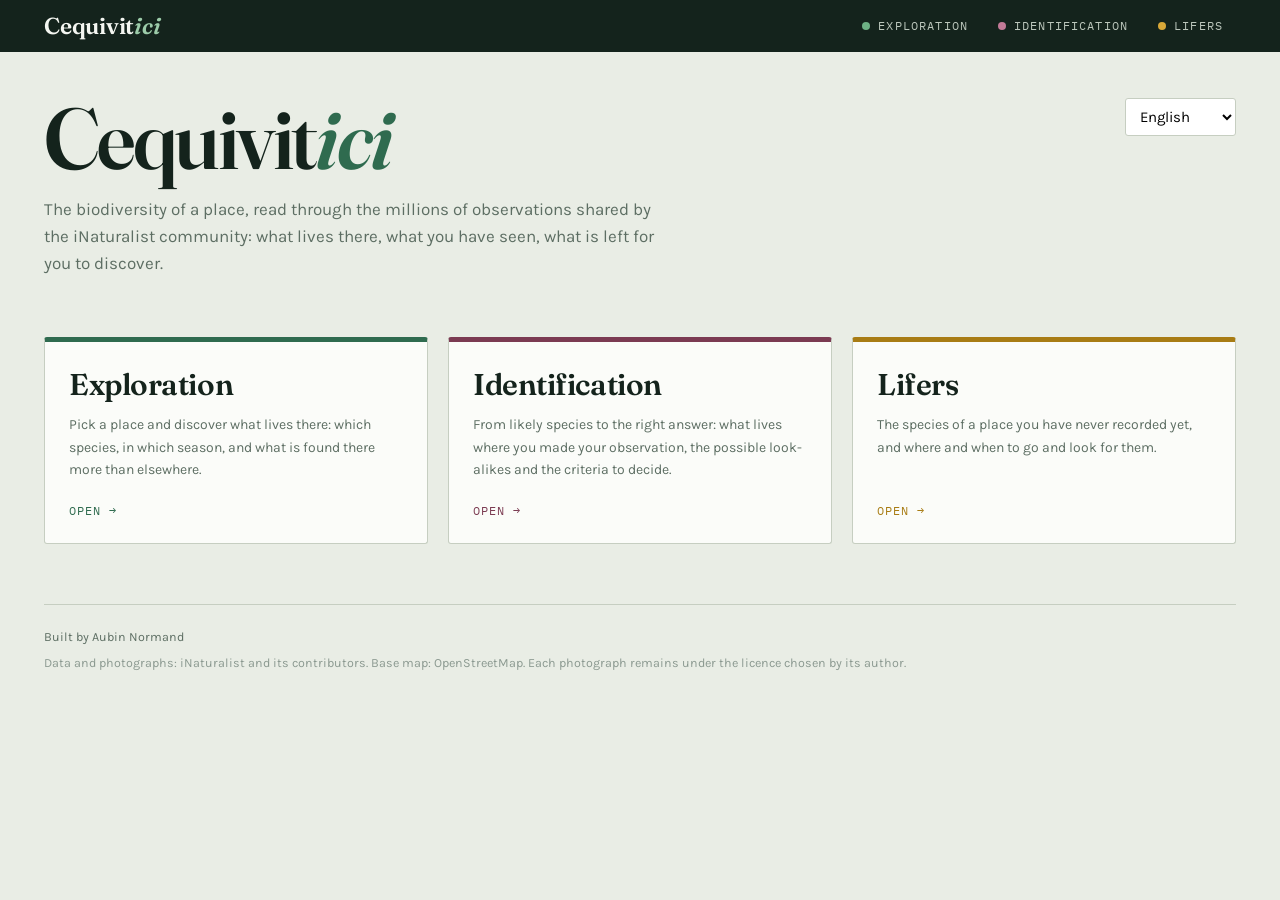
<file: index.html>
<!DOCTYPE html>
<html lang="fr">
<head>
<meta charset="utf-8">
<meta name="viewport" content="width=device-width, initial-scale=1">
<title data-i="titre">Cequivitici — explorer, identifier, cocher le vivant</title>
<link rel="preconnect" href="https://fonts.googleapis.com">
<link rel="preconnect" href="https://fonts.gstatic.com" crossorigin>
<link href="https://fonts.googleapis.com/css2?family=Fraunces:opsz,wght@9..144,400;9..144,600&family=Karla:wght@400;500;700&family=IBM+Plex+Mono:wght@400;500&display=swap" rel="stylesheet">
<link rel="stylesheet" href="commun/style.css">
</head>
<body>

<nav class="marque-site" aria-label="Cequivitici">
  <div class="wrap marque-barre">
    <span class="marque-nom">Cequivit<em>ici</em></span>
    <div class="marque-outils">
      <a class="o-ici" href="ici/" data-outil><i></i><span data-i="outilIci">Exploration</span></a>
      <a class="o-quoi" href="quoi/" data-outil><i></i><span data-i="outilQuoi">Identification</span></a>
      <a class="o-coche" href="coche/" data-outil><i></i><span data-i="outilCoche">Coche</span></a>
    </div>
  </div>
</nav>

<header class="accueil">
  <div class="wrap accueil-entete">
    <div>
    <h1 class="marque-titre">Cequivit<em>ici</em></h1>
    <p class="sub" data-i="accroche">La biodiversité d'un lieu, lue à travers les millions d'observations
      partagées par la communauté iNaturalist : ce qui y vit, ce que tu as vu, ce qu'il te
      reste à découvrir.</p>
    </div>
    <select id="f-langue" aria-label="Langue"></select>
  </div>
</header>

<div class="wrap">

  <div class="portes">
    <a class="porte o-ici" href="ici/" data-outil>
      <h2 data-i="outilIci">Exploration</h2>
      <p data-i="descIci">Choisis un lieu et découvre ce qui y vit : quelles espèces, à quelle saison, et ce
        qu'on y trouve plus qu'ailleurs.</p>
      <span class="ouvrir" data-i="ouvrir">Ouvrir →</span>
    </a>
    <a class="porte o-quoi" href="quoi/" data-outil>
      <h2 data-i="outilQuoi">Identification</h2>
      <p data-i="descQuoi">Des espèces probables à la bonne réponse : ce qui vit là où tu as observé, les
        confusions possibles et les critères pour trancher.</p>
      <span class="ouvrir" data-i="ouvrir">Ouvrir →</span>
    </a>
    <a class="porte o-coche" href="coche/" data-outil>
      <h2 data-i="outilCoche">Coche</h2>
      <p data-i="descCoche">Les espèces d'un lieu que tu n'as encore jamais observées, et où et quand aller les
        chercher.</p>
      <span class="ouvrir" data-i="ouvrir">Ouvrir →</span>
    </a>
  </div>

  <div id="reprise" hidden>
    <div class="tit" style="margin:0 0 10px" data-i="memoire">Inventaires en mémoire</div>
    <div id="reprise-liste" class="jetons"></div>
  </div>

  <footer>
    <span style="display:block; color:var(--encre-2); margin-bottom:6px" data-i="auteur">Site réalisé par Aubin Normand</span>
    <span data-i="pied">Données et photographies : iNaturalist et ses contributeurs. Fond de carte :
      OpenStreetMap. Chaque photographie reste soumise à la licence choisie par son auteur.</span>
  </footer>
</div>

<script>
/* Traduction de l'accueil. La page ne charge pas le fichier de textes des outils — plus de
   soixante-dix kilo-octets pour une dizaine de phrases : ses textes sont ici. La langue se
   choisit comme dans les outils (paramètre ?lang, puis choix mémorisé, puis langue du
   navigateur), et un changement fait ici vaut ensuite dans les trois outils. */
const LANGUES = { fr:'Français', en:'English', es:'Español', pt:'Português', it:'Italiano', de:'Deutsch' };
const TEXTES_ACCUEIL = {
  titre:{
    fr:"Cequivitici — explorer, identifier, cocher le vivant",
    en:"Cequivitici — explore, identify, find your lifers",
    es:"Cequivitici — explorar, identificar, descubrir lo que te falta por ver",
    it:"Cequivitici — esplorare, identificare, scoprire ciò che resta da vedere",
    de:"Cequivitici — erkunden, bestimmen, neue Arten entdecken",
    pt:"Cequivitici — explorar, identificar, descobrir o que falta ver"},
  accroche:{
    fr:"La biodiversité d'un lieu, lue à travers les millions d'observations partagées par la communauté iNaturalist : ce qui y vit, ce que tu as vu, ce qu'il te reste à découvrir.",
    en:"The biodiversity of a place, read through the millions of observations shared by the iNaturalist community: what lives there, what you have seen, what is left for you to discover.",
    es:"La biodiversidad de un lugar, a través de los millones de observaciones compartidas por la comunidad de iNaturalist: lo que vive allí, lo que has visto y lo que te queda por descubrir.",
    it:"La biodiversità di un luogo, letta attraverso i milioni di osservazioni condivise dalla comunità di iNaturalist: cosa ci vive, cosa hai visto, cosa ti resta da scoprire.",
    de:"Die Biodiversität eines Ortes, gelesen aus den Millionen Beobachtungen der iNaturalist-Community: was dort lebt, was du schon gesehen hast und was du noch entdecken kannst.",
    pt:"A biodiversidade de um lugar, lida através dos milhões de observações partilhadas pela comunidade iNaturalist: o que lá vive, o que já viste e o que te falta descobrir."},
  outilIci:{fr:"Exploration", en:"Exploration", es:"Exploración", it:"Esplorazione", de:"Erkundung", pt:"Exploração"},
  outilQuoi:{fr:"Identification", en:"Identification", es:"Identificación", it:"Identificazione", de:"Bestimmung", pt:"Identificação"},
  outilCoche:{fr:"Coche", en:"Lifers", es:"Por ver", it:"Da vedere", de:"Neue Arten", pt:"Por ver"},
  descIci:{
    fr:"Choisis un lieu et découvre ce qui y vit : quelles espèces, à quelle saison, et ce qu'on y trouve plus qu'ailleurs.",
    en:"Pick a place and discover what lives there: which species, in which season, and what is found there more than elsewhere.",
    es:"Elige un lugar y descubre lo que vive allí: qué especies, en qué estación y qué se encuentra allí más que en otros sitios.",
    it:"Scegli un luogo e scopri cosa ci vive: quali specie, in quale stagione e cosa vi si trova più che altrove.",
    de:"Wähle einen Ort und entdecke, was dort lebt: welche Arten, zu welcher Jahreszeit und was dort häufiger ist als anderswo.",
    pt:"Escolhe um lugar e descobre o que lá vive: que espécies, em que estação e o que lá se encontra mais do que noutros sítios."},
  descQuoi:{
    fr:"Des espèces probables à la bonne réponse : ce qui vit là où tu as observé, les confusions possibles et les critères pour trancher.",
    en:"From likely species to the right answer: what lives where you made your observation, the possible look-alikes and the criteria to decide.",
    es:"De las especies probables a la respuesta correcta: lo que vive donde observaste, las posibles confusiones y los criterios para decidir.",
    it:"Dalle specie probabili alla risposta giusta: cosa vive dove hai osservato, le possibili confusioni e i criteri per decidere.",
    de:"Von den wahrscheinlichen Arten zur richtigen Antwort: was dort lebt, wo du beobachtet hast, mögliche Verwechslungen und die Merkmale, die entscheiden.",
    pt:"Das espécies prováveis à resposta certa: o que vive onde observaste, as confusões possíveis e os critérios para decidir."},
  descCoche:{
    fr:"Les espèces d'un lieu que tu n'as encore jamais observées, et où et quand aller les chercher.",
    en:"The species of a place you have never recorded yet, and where and when to go and look for them.",
    es:"Las especies de un lugar que todavía no has observado nunca, y dónde y cuándo ir a buscarlas.",
    it:"Le specie di un luogo che non hai ancora mai osservato, e dove e quando andarle a cercare.",
    de:"Die Arten eines Ortes, die du noch nie beobachtet hast – und wo und wann du sie suchen kannst.",
    pt:"As espécies de um lugar que ainda nunca observaste, e onde e quando as procurar."},
  ouvrir:{fr:"Ouvrir →", en:"Open →", es:"Abrir →", it:"Apri →", de:"Öffnen →", pt:"Abrir →"},
  memoire:{fr:"Inventaires en mémoire", en:"Saved inventories", es:"Inventarios guardados", it:"Inventari salvati", de:"Gespeicherte Inventare", pt:"Inventários guardados"},
  auteur:{fr:"Site réalisé par Aubin Normand", en:"Built by Aubin Normand", es:"Sitio creado por Aubin Normand", it:"Sito realizzato da Aubin Normand", de:"Erstellt von Aubin Normand", pt:"Site criado por Aubin Normand"},
  pied:{
    fr:"Données et photographies : iNaturalist et ses contributeurs. Fond de carte : OpenStreetMap. Chaque photographie reste soumise à la licence choisie par son auteur.",
    en:"Data and photographs: iNaturalist and its contributors. Base map: OpenStreetMap. Each photograph remains under the licence chosen by its author.",
    es:"Datos y fotografías: iNaturalist y sus colaboradores. Mapa base: OpenStreetMap. Cada fotografía sigue sujeta a la licencia elegida por su autor.",
    it:"Dati e fotografie: iNaturalist e i suoi contributori. Mappa di base: OpenStreetMap. Ogni fotografia resta soggetta alla licenza scelta dal suo autore.",
    de:"Daten und Fotos: iNaturalist und seine Beitragenden. Hintergrundkarte: OpenStreetMap. Jedes Foto unterliegt weiterhin der von seinem Urheber gewählten Lizenz.",
    pt:"Dados e fotografias: iNaturalist e os seus contribuidores. Mapa de base: OpenStreetMap. Cada fotografia continua sujeita à licença escolhida pelo seu autor."}
};

function langueAccueil() {
  try {
    const m = new URLSearchParams(location.search).get('lang');
    if (m && LANGUES[m]) return m;
    const g = localStorage.getItem('langue');
    if (g && LANGUES[g]) return g;
  } catch (e) { /* navigation privée */ }
  const n = String(navigator.language || 'fr').slice(0, 2).toLowerCase();
  return LANGUES[n] ? n : 'fr';
}

let langueChoisie = langueAccueil();

function traduireAccueil() {
  const l = langueChoisie;
  document.documentElement.lang = l;
  document.querySelectorAll('[data-i]').forEach(el => {
    const x = TEXTES_ACCUEIL[el.dataset.i];
    if (x) el.textContent = x[l] || x.en;
  });
  /* Sans stockage (navigation privée), la langue suit par l'adresse. */
  document.querySelectorAll('[data-outil]').forEach(a => {
    const base = a.getAttribute('href').split('?')[0];
    a.setAttribute('href', l === langueAccueil.naturelle ? base : base + '?lang=' + l);
  });
}

langueAccueil.naturelle = (() => {
  const n = String(navigator.language || 'fr').slice(0, 2).toLowerCase();
  return LANGUES[n] ? n : 'fr';
})();

const choixLangue = document.getElementById('f-langue');
choixLangue.innerHTML = Object.entries(LANGUES)
  .map(([c, n]) => `<option value="${c}"${c === langueChoisie ? ' selected' : ''}>${n}</option>`).join('');
choixLangue.addEventListener('change', () => {
  langueChoisie = choixLangue.value;
  try { localStorage.setItem('langue', langueChoisie); } catch (e) { /* sans effet */ }
  traduireAccueil();
});
traduireAccueil();
</script>

<script>
/* L'accueil ne charge ni Leaflet, ni le socle, ni la moindre donnée : il doit s'afficher
   instantanément, sans quoi il devient un péage entre l'utilisateur et son outil. La seule
   chose qu'il lit est la liste des inventaires déjà en mémoire, en une vingtaine de lignes
   plutôt qu'en important les quarante kilo-octets du socle. */
(async () => {
  const base = await new Promise(res => {
    let d;
    try { d = indexedDB.open('inventaire-inat', 1); } catch (e) { return res(null); }
    d.onsuccess = () => res(d.result);
    d.onerror = () => res(null);
    /* Si la base n'existe pas encore, on ne la crée pas : c'est aux outils de le faire,
       avec la version de schéma qu'ils connaissent. */
    d.onupgradeneeded = () => { try { d.transaction.abort(); } catch (e) {} res(null); };
  });
  if (!base || !base.objectStoreNames.contains('inventaires')) return;

  const tout = await new Promise(res => {
    try {
      const r = base.transaction('inventaires', 'readonly').objectStore('inventaires').getAll();
      r.onsuccess = () => res(r.result || []);
      r.onerror = () => res([]);
    } catch (e) { res([]); }
  });

  /* Les réserves d'observations brutes ne contiennent pas d'inventaire : on les reconnaît
     à l'absence d'espèces, comme le fait le panneau de mémoire des outils. */
  const liste = tout.filter(d => d.especes && d.especes.length && d.lieux)
    .sort((a, b) => b.date - a.date).slice(0, 8);
  if (!liste.length) return;

  const nom = d => [...(d.lieux || []), ...(d.taxons || [])]
    .map(x => x.nom).filter(Boolean).join(' · ') || '—';

  document.getElementById('reprise-liste').innerHTML = liste.map(d => {
    const p = new URLSearchParams();
    if ((d.lieux || []).length) p.set('lieux', d.lieux.map(l => l.id).join(','));
    if ((d.taxons || []).length) p.set('taxons', d.taxons.map(t => t.id).join(','));
    const e = s => String(s || '').replace(/[<>"]/g, '');
    return `<a class="jeton" href="ici/?${p}" style="text-decoration:none"
      >${e(nom(d))} <b style="color:var(--encre-3); font-weight:500"
      >${d.especes.length}</b></a>`;
  }).join('');
  document.getElementById('reprise').hidden = false;
})();
</script>
</body>
</html>
</file>
<file: commun/style.css>
:root{
  --papier:#E9EDE5; --carte:#FBFCF9; --encre:#14231C; --encre-2:#5D6E63; --encre-3:#8B9990;
  --trait:#C6CEC1; --vert:#2F6B4F; --ocre:#A87C14; --prune:#7B3B52; --brique:#B4553A; --r:3px;
}
*{box-sizing:border-box}
/* Un sélecteur d'identifiant l'emporte sur la règle par défaut du navigateur : sans cette
   ligne, tout élément « hidden » doté d'un display explicite reste visible. */
[hidden]{display:none !important}
html{-webkit-text-size-adjust:100%}
body{margin:0; background:var(--papier); color:var(--encre);
  font-family:'Karla',system-ui,sans-serif; font-size:15px; line-height:1.6}
h1,h2,h3{font-family:'Fraunces',Georgia,serif; font-weight:600; line-height:1.15; margin:0}
a{color:inherit}
.wrap{max-width:1240px; margin:0 auto; padding:0 24px}

header{border-bottom:1px solid var(--trait); padding:38px 0 26px; margin-bottom:28px}
h1{font-size:clamp(30px,4.4vw,46px); letter-spacing:-.015em}
h1 em{font-style:italic; color:var(--vert)}
.sub{color:var(--encre-2); max-width:60ch; margin-top:10px}

.panneau{background:var(--carte); border:1px solid var(--trait); border-radius:var(--r);
  padding:20px 22px; transition:border-color .5s, box-shadow .5s}

/* Tant qu'aucun inventaire n'est chargé, la zone de sélection s'affirme : c'est la seule
   action possible, et rien d'autre sur la page ne demande d'attention. Une teinte brique
   plutôt qu'un rouge d'alerte — il s'agit d'inviter, pas de signaler une erreur. */
body.attente .panneau{border-color:var(--brique); box-shadow:0 0 0 3px rgba(180,85,58,.10)}
body.attente .champs .tit{color:var(--brique)}
body.attente .saisie input{border-color:#D9A995}
body.attente #lancer:not(:disabled){background:var(--brique);
  animation:respire 2.4s ease-in-out infinite}
@keyframes respire{
  0%,100%{box-shadow:0 0 0 0 rgba(180,85,58,.34)}
  50%{box-shadow:0 0 0 7px rgba(180,85,58,0)}
}
@media(prefers-reduced-motion:reduce){body.attente #lancer{animation:none}}
.champs{display:grid; grid-template-columns:1fr 1fr; gap:22px}
@media(max-width:720px){.champs{grid-template-columns:1fr}}
label.tit{display:block; font-family:'IBM Plex Mono',monospace; font-size:11px;
  letter-spacing:.12em; text-transform:uppercase; color:var(--encre-3); margin-bottom:7px}
.saisie{position:relative}
input[type=text]{width:100%; padding:9px 11px; border:1px solid var(--trait);
  border-radius:var(--r); background:#fff; font:inherit; color:var(--encre)}
input[type=text]:focus{outline:2px solid var(--vert); outline-offset:1px; border-color:var(--vert)}
.propositions{position:absolute; z-index:900; left:0; right:0; top:calc(100% + 3px); background:#fff;
  border:1px solid var(--trait); border-radius:var(--r); max-height:270px; overflow:auto; display:none;
  box-shadow:0 6px 18px rgba(20,35,28,.09)}
.propositions.on{display:block}
.prop{padding:8px 11px; cursor:pointer; border-bottom:1px solid #EEF1EC; font-size:14px}
.prop:last-child{border-bottom:0}
.prop:hover,.prop.vise{background:#EDF2EC}
.prop small{display:block; color:var(--encre-3); font-size:12px}
#q-lieu{padding-right:36px}
.saisie .icone{position:absolute; right:5px; top:50%; transform:translateY(-50%);
  border:0; background:transparent; color:var(--encre-3); cursor:pointer;
  padding:4px; line-height:0; border-radius:3px}
.saisie .icone:hover{color:var(--vert); background:#EDF2EC}
#memoire{margin:14px 0 4px; border:1px solid var(--trait); border-radius:var(--r);
  padding:12px 14px; background:#F4F7F3}
#memoire .ligne{display:flex; align-items:baseline; justify-content:space-between; gap:12px;
  padding:7px 0; border-top:1px solid var(--trait)}
#memoire .ligne:first-child{border-top:0}
#memoire .quoi{flex:1; min-width:0}
#memoire .quoi b{font-weight:700}
#memoire .quand{font-family:'IBM Plex Mono',monospace; font-size:11px; color:var(--encre-3)}
#memoire button, #memoire a.discret{margin-left:8px}
.icone-liste{padding:6px 8px; line-height:0}
.discret.rouge{color:var(--brique); border-color:#D9A995}
.discret.rouge:hover{background:#F7EDE9; border-color:var(--brique)}
#voir-memoire.ouvert{color:var(--brique); border-color:#D9A995; background:#F7EDE9}
#stop{color:var(--prune)}
#stop:hover{border-color:var(--prune); background:#F6EEF3}
.jetons{display:flex; flex-wrap:wrap; gap:7px; margin-top:9px; min-height:4px}
.jeton{display:inline-flex; align-items:center; gap:7px; background:#E4EBE1; border:1px solid var(--trait);
  border-radius:20px; padding:3px 5px 3px 12px; font-size:13px}
.jeton button{border:0; background:transparent; cursor:pointer; color:var(--encre-2);
  font-size:15px; line-height:1; padding:2px 5px; border-radius:50%}
.jeton button:hover{background:#D2DCCE; color:var(--encre)}

.barre-actions{display:flex; align-items:center; gap:14px; margin-top:20px; flex-wrap:wrap}
button.primaire{background:var(--vert); color:#fff; border:0; border-radius:var(--r);
  padding:11px 22px; font:inherit; font-weight:700; cursor:pointer}
button.primaire:hover{background:#255840}
button.primaire:disabled{background:var(--encre-3); cursor:not-allowed}
button.discret, a.discret{background:#fff; color:var(--encre); border:1px solid var(--trait);
  border-radius:var(--r); padding:8px 15px; font:inherit; cursor:pointer}
button.discret:hover, a.discret:hover{border-color:var(--vert); color:var(--vert)}
/* Un lien habillé en bouton : il garde ce qu'un bouton n'offre pas, le menu contextuel
   « Ouvrir dans un nouvel onglet », le clic du milieu et Ctrl/Cmd + clic. */
a.discret{display:inline-block; text-decoration:none; line-height:normal}
.etat{font-size:13px; color:var(--encre-2); font-family:'IBM Plex Mono',monospace; flex:1 1 210px}
.jauge{height:2px; background:var(--trait); margin-top:14px; overflow:hidden; display:none}
.jauge.on{display:block}
.jauge i{display:block; height:100%; background:var(--vert); width:0; transition:width .25s}

nav.onglets{display:flex; gap:2px; border-bottom:1px solid var(--trait); margin:34px 0 24px; flex-wrap:wrap}
nav.onglets button{border:0; background:transparent; font:inherit; cursor:pointer; padding:11px 18px;
  color:var(--encre-2); border-bottom:2px solid transparent; margin-bottom:-1px}
nav.onglets button:hover{color:var(--encre)}
nav.onglets button.actif{color:var(--encre); border-bottom-color:var(--vert); font-weight:700}
/* Une pastille dit si l'onglet a ses données : brique tant qu'il faut les charger, verte
   ensuite. Elle évite d'ouvrir un onglet pour découvrir qu'il est vide. */
/* Creuse tant que les données manquent, pleine quand l'onglet est prêt : dans l'outil Coche,
   la brique et l'ocre de la teinte d'outil se ressemblaient trop pour qu'on voie la
   différence. */
nav.onglets button .pt{display:inline-block; width:7px; height:7px; border-radius:50%;
  margin-left:7px; vertical-align:middle; background:transparent;
  box-shadow:inset 0 0 0 1.5px var(--encre-3)}
nav.onglets button.pret .pt{background:var(--vert); box-shadow:none}
section.vue{display:none} section.vue.actif{display:block}

.vide{border:1px dashed var(--trait); border-radius:var(--r); padding:52px 24px;
  text-align:center; color:var(--encre-2)}
.vide strong{display:block; font-family:'Fraunces',serif; font-size:19px; color:var(--encre); margin-bottom:6px}
.alerte{background:#FBF3DC; border-left:3px solid var(--ocre); padding:11px 15px; font-size:14px; margin-bottom:20px}

.outils{display:flex; gap:12px; align-items:center; flex-wrap:wrap; margin-bottom:18px}
/* Case à cocher des barres d'outils : même hauteur et même gris que les menus voisins. */
.coche{display:inline-flex; align-items:center; gap:6px; font-size:13px;
  color:var(--encre-2); cursor:pointer; user-select:none}
.coche input{cursor:pointer; accent-color:var(--vert)}
.outils input[type=text]{width:210px}
select option:disabled{color:var(--encre-3)}
select{padding:8px 10px; border:1px solid var(--trait); border-radius:var(--r); background:#fff; font:inherit}
.compte{font-family:'IBM Plex Mono',monospace; font-size:12px; color:var(--encre-3); margin-left:auto}

.expl{display:grid; grid-template-columns:262px 1fr; gap:26px; align-items:start}
@media(max-width:900px){.expl{grid-template-columns:1fr}}
.arbre{background:var(--carte); border:1px solid var(--trait); border-radius:var(--r);
  padding:12px 10px; position:sticky; top:14px; max-height:78vh; overflow:auto}
@media(max-width:900px){.arbre{position:static; max-height:300px}}
.arbre .entete{font-family:'IBM Plex Mono',monospace; font-size:10.5px; letter-spacing:.1em;
  text-transform:uppercase; color:var(--encre-3); padding:2px 8px 10px}
.n-ligne{display:flex; align-items:center; gap:2px; border-radius:2px}
.n-ligne:hover{background:#EEF2EC}
.n-ligne.sel{background:#E0EAE0}
.n-ligne.sel .n-nom{color:var(--vert); font-weight:700}
.n-plier{border:0; background:transparent; cursor:pointer; width:18px; padding:0; color:var(--encre-3);
  font-size:10px; line-height:1; flex:none}
.n-plier.creux{visibility:hidden}
.n-nom{flex:1; border:0; background:transparent; font:inherit; font-size:13.5px; text-align:left;
  cursor:pointer; padding:3px 2px; color:var(--encre); min-width:0;
  overflow:hidden; text-overflow:ellipsis; white-space:nowrap}
.n-nb{font-family:'IBM Plex Mono',monospace; font-size:11px; color:var(--encre-3); padding-right:6px; flex:none}
.n-enfants{margin-left:13px; border-left:1px solid #E1E7DE; padding-left:3px}

.n-rang{font-family:'IBM Plex Mono',monospace; font-size:9.5px; color:var(--encre-3);
  text-transform:uppercase; letter-spacing:.06em; margin-left:5px}

#loupe{position:fixed; inset:0; z-index:2000; background:rgba(20,35,28,.88);
  display:flex; flex-direction:column; align-items:center; justify-content:center; gap:14px;
  padding:24px; cursor:zoom-out}
#loupe-bande{display:flex; overflow-x:auto; scroll-snap-type:x mandatory; width:100%;
  scrollbar-width:none; border-radius:var(--r)}
#loupe-bande::-webkit-scrollbar{display:none}
#loupe-bande img{flex:0 0 100%; width:100%; max-height:78vh; object-fit:contain;
  scroll-snap-align:center}
#loupe .fleche{position:absolute; top:50%; transform:translateY(-50%); z-index:1;
  border:0; background:rgba(251,252,249,.9); color:var(--encre); cursor:pointer;
  width:38px; height:38px; border-radius:50%; font-size:22px; line-height:1; padding:0}
#loupe-prec{left:16px} #loupe-suiv{right:16px}
#loupe .fleche[hidden]{display:none !important}
#loupe a{color:#fff; font-size:13px; border-bottom:1px dotted rgba(255,255,255,.6);
  text-decoration:none}
.colonne .actions{display:flex; gap:3px; flex:none}
.colonne .freq{font-family:'IBM Plex Mono',monospace; font-size:11.5px; color:var(--vert);
  margin-top:4px}
.colonne .pheno{padding:6px 8px 2px; border-bottom:1px solid var(--trait)}
.colonne .photos a{cursor:zoom-in}
.colonnes{display:grid; grid-auto-flow:column; grid-auto-columns:minmax(210px,290px);
  gap:16px; overflow-x:auto; align-items:start; justify-content:start}
/* Barre de défilement dupliquée au-dessus, synchronisée avec les colonnes. La rotation à
   180 degrés, plus courte à écrire, inversait l'ordre des colonnes et les collait à droite. */
#cp-defil{overflow-x:auto; overflow-y:hidden; height:14px; margin-bottom:6px}
#cp-defil div{height:1px}
.colonne{position:relative; background:var(--carte); border:1px solid var(--trait); border-radius:var(--r);
  overflow:hidden}
.colonne .entete{display:flex; align-items:flex-start; justify-content:space-between; gap:8px;
  padding:10px 11px; border-bottom:1px solid var(--trait)}
.colonne .entete .plus{flex:none}
.rech{padding:8px 10px; border:1px solid var(--trait); border-radius:var(--r);
  font:inherit; background:#fff; width:210px}
.rubans{display:flex; height:9px; border-radius:2px; overflow:hidden; background:var(--trait)}
.rubans span{display:block; height:100%}
.apercu4{display:grid; grid-template-columns:1fr 1fr; gap:2px; padding:0; border:0;
  background:var(--trait); cursor:pointer; width:100%}
.apercu4 span{aspect-ratio:1; background:#DDE4D9; display:block; overflow:hidden}
.apercu4 img{width:100%; height:100%; object-fit:cover; display:block}
.apercu4:hover{outline:2px solid var(--vert); outline-offset:-2px}
#bio-fen{position:fixed; inset:0; z-index:1900; background:rgba(20,35,28,.72);
  display:flex; align-items:center; justify-content:center; padding:24px}
#bio-fen .boite{background:var(--carte); border-radius:var(--r); padding:20px 22px;
  width:min(760px,100%); max-height:86vh; overflow-y:auto; position:relative}
.mosaique{display:grid; grid-template-columns:repeat(auto-fill,minmax(150px,1fr)); gap:8px}
.tuile{position:relative}
.mosaique a{position:relative; display:block; aspect-ratio:1; background:#DDE4D9;
  border-radius:var(--r); overflow:hidden; text-decoration:none}
.mosaique img{width:100%; height:100%; object-fit:cover; display:block}
.mosaique .transg{position:absolute; top:6px; left:6px; width:20px; height:20px;
  border-radius:50%; background:rgba(251,252,249,.92); color:var(--prune);
  font-size:12px; line-height:20px; text-align:center}
.mosaique span{position:absolute; left:0; right:0; bottom:0; padding:14px 8px 6px;
  color:#fff; font-size:12.5px; line-height:1.25;
  background:linear-gradient(transparent, rgba(20,35,28,.82))}
@media(max-width:640px){.mosaique{grid-template-columns:1fr 1fr}}
#bio-fen .fermer{position:absolute; top:12px; right:14px}
.ind{display:flex; align-items:center; gap:9px; padding:5px 0; font-size:13px;
  color:var(--encre); text-decoration:none; border-top:1px solid var(--trait)}
.ind:first-child{border-top:0}
.ind:hover{color:var(--vert)}
.ind .v{width:34px; height:34px; flex:none; border-radius:3px; overflow:hidden;
  background:#DDE4D9; display:block}
.ind .v img{width:100%; height:100%; object-fit:cover; display:block}
.colonne .entete .fr{font-weight:700; font-size:14px; line-height:1.3}
.colonne .entete .sci{font-family:'Fraunces',serif; font-style:italic; font-size:13px; color:var(--encre-2)}
.colonne .photos{display:grid; gap:1px; background:var(--trait)}
.colonne .obs{position:relative; background:#DDE4D9}
/* Défilement latéral par accrochage : glisser au doigt sur téléphone, à la molette ou au
   pavé sur ordinateur, sans aucun script. */
.colonne .defile{display:flex; overflow-x:auto; scroll-snap-type:x mandatory;
  scrollbar-width:none}
.colonne .defile::-webkit-scrollbar{display:none}
.colonne .defile img{flex:0 0 100%; width:100%; aspect-ratio:1; object-fit:cover; display:block;
  scroll-snap-align:start; cursor:zoom-in}
.colonne .pages{position:absolute; left:0; right:0; bottom:16px; display:flex;
  justify-content:center; gap:4px; pointer-events:none}
.colonne .pages i{width:7px; height:7px; border-radius:50%; background:rgba(255,255,255,.5);
  box-shadow:0 0 0 1px rgba(20,35,28,.35)}
.colonne .pages i.on{background:#fff; box-shadow:0 0 0 1px rgba(20,35,28,.55)}
.colonne .photos .credit{position:absolute; left:0; right:0; bottom:0; font-size:8.5px;
  color:#fff; background:rgba(20,35,28,.55); padding:2px 5px; line-height:1.25;
  overflow:hidden; text-overflow:ellipsis; white-space:nowrap}
@media(max-width:640px){.colonnes{grid-auto-columns:minmax(150px,1fr)}}
.planche{display:grid; grid-template-columns:repeat(auto-fill,minmax(172px,1fr)); gap:16px}
.fiche{background:var(--carte); border:1px solid var(--trait); border-radius:var(--r);
  overflow:hidden; display:flex; flex-direction:column; text-decoration:none; color:inherit;
  transition:border-color .12s}
.fiche:hover{border-color:var(--vert)}
.fiche.mondiale{border-color:#C9A227; box-shadow:0 0 0 3px rgba(201,162,39,.28)}
.fiche .drapeau{position:absolute; bottom:0; left:0; right:0; background:#C9A227; color:#3A2E06;
  font-family:'IBM Plex Mono',monospace; font-size:9.5px; letter-spacing:.06em;
  text-align:center; padding:2px 4px; text-transform:uppercase}
.fiche .date{font-family:'IBM Plex Mono',monospace; font-size:11.5px; color:var(--encre-2)}
.fiche .img{aspect-ratio:1; background:#DDE4D9; position:relative; overflow:hidden}
.fiche .img:empty::after, .fiche .img:not(:has(img))::after{content:'—'; position:absolute;
  inset:0; display:flex; align-items:center; justify-content:center;
  color:var(--encre-3); font-size:20px}
.fiche .img img{width:100%; height:100%; object-fit:cover; display:block}
.fiche .num{position:absolute; top:6px; left:6px; background:rgba(20,35,28,.72); color:#fff;
  font-family:'IBM Plex Mono',monospace; font-size:10px; padding:2px 6px; border-radius:2px}
.fiche .statut{position:absolute; bottom:6px; right:6px; z-index:1}
.tuile .statut{position:absolute; bottom:6px; right:6px; z-index:2}
.fiche .statut .iucn{font-size:10px; padding:2px 6px 2px 4px}
.fiche{position:relative}
.fiche .corps{padding:10px 11px 11px; display:flex; flex-direction:column; gap:3px; flex:1}
.fiche .img{display:block}
.fiche .bas{display:flex; align-items:flex-end; justify-content:space-between; gap:6px;
  margin-top:auto; padding-top:6px}
.fiche .n{text-decoration:none}
.fiche .n:hover{text-decoration:underline}
.fiche .plus{border:1px solid var(--trait); background:#fff; color:var(--encre-2); cursor:pointer;
  width:20px; height:20px; border-radius:3px; line-height:1; font-size:14px; padding:0; flex:none}
.fiche .plus:hover{border-color:var(--vert); color:var(--vert)}
/* Le fuchsia d'iNaturalist pour les espèces introduites, et un décalage vers la droite :
   le coin supérieur gauche est déjà occupé par le numéro de la fiche. */
/* Pastille des espèces introduites, commune à tous les contextes. Le centrage se fait par
   flexbox et non par hauteur de ligne : celle-ci dépend du contexte typographique, ce qui
   faisait déborder le point d'exclamation sous la pastille selon les endroits. */
.intro{position:absolute; top:6px; left:6px; z-index:3; width:20px; height:20px;
  display:inline-flex; align-items:center; justify-content:center; line-height:1;
  border-radius:50%; background:#D62F8A; color:#fff; font-weight:700; font-size:13px;
  text-align:center; cursor:help; box-shadow:0 1px 3px rgba(20,35,28,.35)}
/* Décalage explicite, demandé seulement là où un numéro d'ordre occupe le coin. */
.intro.decale{left:44px}
/* Variante posée dans le flux : en tête de colonne, la pastille recouvrirait le nom de
   l'espèce si elle était placée en absolu dans le coin. */
.intro.enligne{position:static; margin-top:4px}
  box-shadow:0 1px 3px rgba(20,35,28,.35)}
/* Bouton de sélection, identique dans tout le site : carré posé en haut à droite de l'image,
   vert une fois coché. Le style ne dépend plus du conteneur — il divergeait selon les onglets
   au fil des ajouts. */
.cocher{width:34px; padding-right:0}
/* Seule exception : dans le tableau de responsabilité, aucune image ne sert de support, la
   case revient donc dans le flux de la cellule. */
td.cocher .choisir{position:static; width:22px; height:22px}

.choisir{position:absolute; top:6px; right:6px; z-index:2; width:24px; height:24px;
  border:1px solid rgba(20,35,28,.25); background:rgba(255,255,255,.92); color:var(--encre-2);
  border-radius:4px; cursor:pointer; font-size:14px; line-height:1; padding:0}
.choisir:hover{border-color:var(--vert); color:var(--vert)}
.choisir.pris{background:var(--vert); border-color:var(--vert); color:#fff}
.fiche .taxo{position:absolute; inset:0; background:rgba(251,252,249,.975); padding:9px 10px;
  overflow:auto; display:none; z-index:2; cursor:pointer}
.fiche.ouvert .taxo{display:block}
.fiche .lig{font-size:11.5px; line-height:1.35; color:var(--encre-2); border-left:3px solid;
  margin-bottom:3px; overflow:hidden; text-overflow:ellipsis; white-space:nowrap}
.fiche .lig.actif{color:var(--encre); font-weight:700}
.fiche .rg{font-family:'IBM Plex Mono',monospace; font-size:9px; letter-spacing:.06em;
  text-transform:uppercase; color:var(--encre-3); display:block}
.fiche .fr{font-weight:700; font-size:14px; line-height:1.3}
.fiche .sci{font-family:'Fraunces',serif; font-style:italic; font-size:13px; color:var(--encre-2)}
.fr.lat{font-family:'Fraunces',serif; font-style:italic; font-weight:400}
.sci.romain{font-family:'Karla',sans-serif; font-style:normal}
.n-nom.lat{font-family:'Fraunces',serif; font-style:italic}
.fiche .n{font-family:'IBM Plex Mono',monospace; font-size:12px; color:var(--vert); margin-top:auto; padding-top:6px}
.fiche .credit{font-size:9px; color:var(--encre-3); line-height:1.3; padding:0 11px 8px;
  overflow:hidden; text-overflow:ellipsis; white-space:nowrap}

/* Sur téléphone, trois fiches par ligne. Les cartes se resserrent en conséquence :
   texte plus petit, marges réduites, et le crédit photo passe sur deux lignes au lieu
   d'être tronqué à un mot — l'attribution doit rester lisible. */
@media(max-width:640px){
  .wrap{padding:0 14px}
  .planche{grid-template-columns:repeat(3,1fr); gap:9px}
  .fiche .corps{padding:7px 8px 8px; gap:2px}
  .fiche .fr{font-size:12px; line-height:1.25}
  .fiche .sci{font-size:11px; line-height:1.25}
  .fiche .n{font-size:10.5px; padding-top:5px}
  .fiche .num{font-size:9px; padding:1px 4px; top:4px; left:4px}
  .intro{width:17px; height:17px; font-size:11px; top:4px}
  .intro.decale{left:34px}
    .fiche .statut{bottom:4px; right:4px}
  .fiche .statut .iucn{font-size:9px; padding:1px 4px 1px 3px; gap:3px}
  .fiche .credit{font-size:8.5px; padding:0 8px 7px; white-space:normal;
    max-height:2.6em; line-height:1.3}
  .arbre{max-height:230px}
  .outils{gap:9px}
  .outils input[type=text]{width:100%}
  .outils .saisie{width:100% !important}
  .compte{margin-left:0}
}

table{width:100%; border-collapse:collapse; background:var(--carte); font-size:14px}
th[data-col]{cursor:pointer; user-select:none}
th[data-col]:hover{color:var(--encre)}
th .fleche{color:var(--vert); font-size:11px}
th{text-align:left; font-family:'IBM Plex Mono',monospace; font-size:10.5px; letter-spacing:.1em;
  text-transform:uppercase; color:var(--encre-3); font-weight:500; padding:10px 12px;
  border-bottom:1px solid var(--trait); white-space:nowrap}
td{padding:9px 12px; border-bottom:1px solid #EDF0EA; vertical-align:middle}
tr:hover td{background:#F3F6F1}
td.esp .fr{font-weight:700} td.esp .sci{font-family:'Fraunces',serif; font-style:italic;
  color:var(--encre-2); font-size:13px}
td.esp a{text-decoration:none} td.esp a:hover .fr{color:var(--vert); text-decoration:underline}
td.num{font-family:'IBM Plex Mono',monospace; text-align:right; white-space:nowrap}
td.num a{color:inherit; text-decoration:none; border-bottom:1px dotted var(--trait)}
td.num a:hover{color:var(--vert); border-bottom-color:var(--vert)}
.mesure{display:flex; align-items:center; gap:9px}
.mesure .rail{flex:1; height:6px; background:#E4EAE1; border-radius:3px; overflow:hidden;
  min-width:52px; background-image:repeating-linear-gradient(90deg,
    transparent 0 calc(33.333% - 1px), #CBD5C7 calc(33.333% - 1px) 33.333%)}
.mesure .rail i{display:block; height:100%; background:var(--ocre)}
.mesure .val{font-family:'IBM Plex Mono',monospace; font-size:12.5px; width:64px; text-align:right}
.tag{font-family:'IBM Plex Mono',monospace; font-size:10px; letter-spacing:.06em;
  text-transform:uppercase; padding:2px 7px; border-radius:2px; white-space:nowrap}
.tag.excl{background:#F1E1E7; color:var(--prune)}
.tag.faible{background:#E7EAE5; color:var(--encre-3)}

.iucn{display:inline-flex; align-items:center; gap:5px; font-family:'IBM Plex Mono',monospace;
  font-size:10.5px; font-weight:500; letter-spacing:.04em; padding:2px 7px 2px 5px;
  border-radius:2px; white-space:nowrap}
.iucn svg{flex:none}
.iucn.vide{background:transparent; color:var(--encre-3); padding-left:7px}
.niveaux{display:flex; gap:16px; flex-wrap:wrap; font-size:12.5px; color:var(--encre-2); margin-top:14px}
.niveaux span{display:flex; align-items:center; gap:6px}
.niveaux i{width:13px; height:8px; border-radius:2px; display:inline-block}

.chiffres{display:grid; grid-template-columns:repeat(auto-fit,minmax(168px,1fr)); gap:16px; margin-bottom:26px}
.chiffre{background:var(--carte); border:1px solid var(--trait); border-radius:var(--r); padding:15px 17px}
.chiffre.aide{cursor:help}
.divergent{color:var(--ocre); border-bottom:1px dotted var(--ocre); cursor:help}
.chiffre.aide .k{border-bottom:1px dotted var(--encre-3); display:inline-block; padding-bottom:1px}
.chiffre .k{font-family:'IBM Plex Mono',monospace; font-size:10.5px; letter-spacing:.1em;
  text-transform:uppercase; color:var(--encre-3)}
.chiffre .v{font-family:'Fraunces',serif; font-size:30px; font-weight:600; line-height:1.1; margin-top:5px}
.chiffre .d{font-size:12.5px; color:var(--encre-2); margin-top:3px}
.graphe{background:var(--carte); border:1px solid var(--trait); border-radius:var(--r); padding:20px}

.legende{display:flex; gap:22px; font-size:14px; color:var(--encre-2); margin-top:12px; flex-wrap:wrap}
.legende span{display:flex; align-items:center; gap:7px}
.legende i{width:18px; height:5px; border-radius:2px; display:inline-block}
.note{font-size:13px; color:var(--encre-2); margin-top:16px; max-width:72ch}

#carte-lieu{height:300px; border:1px solid var(--trait); border-radius:var(--r); background:#DDE4D9}
#lieux-trouves .jeton{cursor:pointer}
#lieux-trouves .jeton:hover{background:#D2DCCE; border-color:var(--vert)}
#lieux-trouves .jeton small{color:var(--encre-3); font-size:11px; margin-left:6px}
#comm-resultats .jeton small{color:var(--encre-3); font-size:11px; margin-left:6px}
#comm-resultats .jeton:hover{background:#D2DCCE; border-color:var(--vert)}
#comm-resultats .jeton.pale{opacity:.6; cursor:default}
#comm-resultats .jeton.pale:hover{background:var(--carte); border-color:var(--trait)}
/* Une légende posée sur la carte plutôt qu'en dessous : c'est là qu'on la cherche, et elle
   reste visible pendant qu'on déplace la vue. */
.carte-boite{position:relative}
.sur-carte{position:absolute; top:10px; right:10px; z-index:500; width:32px; height:32px;
  display:flex; align-items:center; justify-content:center; padding:0;
  background:rgba(251,252,249,.94); border:1px solid var(--trait); border-radius:var(--r);
  color:var(--encre-2); cursor:pointer; box-shadow:0 2px 8px rgba(20,35,28,.12)}
.sur-carte:hover{color:var(--vert); border-color:var(--vert)}
.sur-carte.actif{background:var(--vert); border-color:var(--vert); color:#fff}
.discret.actif{background:var(--vert); border-color:var(--vert); color:#fff}

#carte-bio{height:min(72vh,620px); border:1px solid var(--trait); border-radius:var(--r);
  background:#DDE4D9}
#carte{height:min(72vh,620px); border:1px solid var(--trait); border-radius:var(--r); background:#DDE4D9}
.fond-clair{filter:grayscale(.92) brightness(1.07) contrast(.88)}

.bascule{display:inline-flex; align-items:center; gap:7px; font-size:14px; color:var(--encre-2); cursor:pointer}
.bascule input{accent-color:var(--vert); width:15px; height:15px; cursor:pointer}
.pop-tit{font-weight:700; margin-bottom:2px}
.pop-sous{color:#5D6E63; font-size:11.5px; margin-bottom:7px}
.pop-liste{list-style:none; margin:0; padding:0; font-size:13px}
.pop-liste li{display:flex; justify-content:space-between; gap:12px; padding:2px 0;
  border-bottom:1px solid #EDF0EA}
.pop-liste li:last-child{border-bottom:0}
.pop-liste b{font-family:'IBM Plex Mono',monospace; font-weight:500; color:#2F6B4F}
.pop-liste i{font-family:'Fraunces',serif; color:#5D6E63}
.leaflet-container{font-family:'Karla',sans-serif; font-size:12px; background:#DDE4D9}

footer{border-top:1px solid var(--trait); margin-top:60px; padding:22px 0 44px;
  font-size:12.5px; color:var(--encre-3)}

/* Accueil : les trois portes, et rien d'autre. */
.portes{display:grid; grid-template-columns:repeat(3,1fr); gap:18px; margin:30px 0 34px}
@media(max-width:760px){.portes{grid-template-columns:1fr}}
.porte{display:block; text-decoration:none; background:var(--carte);
  border:1px solid var(--trait); border-radius:var(--r); padding:22px 22px 24px;
  transition:border-color .3s, box-shadow .3s}
.porte:hover{border-color:var(--vert); box-shadow:0 4px 16px rgba(20,35,28,.07)}
.porte h2{font-size:22px; margin-bottom:8px}
.porte h2 em{font-style:italic; color:var(--vert)}
.porte p{color:var(--encre-2); margin:0; font-size:14px}
.porte .quoi{font-family:'IBM Plex Mono',monospace; font-size:11px; letter-spacing:.12em;
  text-transform:uppercase; color:var(--encre-3); display:block; margin-bottom:9px}
.porte:nth-child(2):hover{border-color:var(--ocre)}
.porte:nth-child(2) h2 em{color:var(--ocre)}
.porte:nth-child(3):hover{border-color:var(--prune)}
.porte:nth-child(3) h2 em{color:var(--prune)}

/* ---- Ce qui me manque ---- */
.champs.trois{grid-template-columns:1fr 1fr 1fr}
@media(max-width:980px){.champs.trois{grid-template-columns:1fr 1fr}}
@media(max-width:720px){.champs.trois{grid-template-columns:1fr}}

.lignes{display:flex; flex-direction:column}

/* Deux manques, deux teintes. Le prune marque la vraie coche — jamais vue nulle part ;
   l'ocre, plus discret, ce qui manque seulement à la liste du lieu. */
.marque{font-family:'IBM Plex Mono',monospace; font-size:10px; letter-spacing:.08em;
  text-transform:uppercase; padding:2px 6px; border-radius:2px; white-space:nowrap}
.marque.jamais{background:rgba(123,59,82,.12); color:var(--prune)}
.marque.ailleurs{background:rgba(168,124,20,.12); color:var(--ocre)}

.outils.pages{margin-top:18px; flex-wrap:wrap}
.outils.pages .discret.actif{background:var(--encre); color:var(--papier)}

.barres{margin-top:16px}

/* Carte « où aller », et l'état de coche porté par la fiche entière. */
#carte-ou{height:min(62vh,560px); border-radius:var(--r); z-index:0}
#g-legende{position:absolute; left:12px; bottom:12px; z-index:500; min-width:210px;
  background:rgba(251,252,249,.94); border:1px solid var(--trait); border-radius:var(--r);
  padding:7px 10px 6px; font-size:11.5px; color:var(--encre-2);
  box-shadow:0 2px 10px rgba(20,35,28,.12)}
#g-legende .quoi{display:block; font-family:'IBM Plex Mono',monospace; font-size:10px;
  letter-spacing:.09em; text-transform:uppercase; color:var(--encre-3); margin-bottom:5px}
#g-legende .barre{display:block; height:10px; border-radius:2px;
  border:1px solid rgba(20,35,28,.15)}
#g-legende .bornes{display:flex; justify-content:space-between; margin-top:3px;
  font-family:'IBM Plex Mono',monospace; font-size:10px; color:var(--encre-3)}
#g-legende .bornes b{font-weight:400; flex:1; text-align:right}

/* La pastille est dans l'image et au-dessus d'elle. Fond opaque : une teinte translucide
   posée sur une photo devient illisible dès que la photo est claire. */
.fiche .coin{position:absolute; top:6px; left:6px; right:6px; z-index:3;
  display:flex; justify-content:flex-start; pointer-events:none}
.fiche .coin .marque{box-shadow:0 1px 5px rgba(20,35,28,.3)}
.marque{background:#fff}
.marque.jamais{background:var(--prune); color:#fff}
.marque.ailleurs{background:var(--ocre); color:#fff}
.marque.cochee{background:#DCE6DB; color:var(--vert)}

/* Dans une planche de deux cents vignettes, c'est la bordure qu'on lit, pas le texte. Et le
   déjà-vu est estompé : ce qui reste à voir doit sauter aux yeux. */
.fiche.f-jamais{border-color:rgba(123,59,82,.5)}
.fiche.f-jamais:hover{border-color:var(--prune)}
.fiche.f-ailleurs{border-color:rgba(168,124,20,.5)}
.fiche.f-ailleurs:hover{border-color:var(--ocre)}
.fiche.f-vue .img img{opacity:.45; filter:saturate(.55)}
.fiche.f-vue:hover .img img{opacity:1; filter:none}
.fiche.f-cochee:hover{border-color:var(--vert)}

/* Un outil annoncé mais pas encore écrit : visible, pour qu'on sache ce que la famille
   contiendra, mais inerte — un lien vers un dossier absent donne une page d'erreur du
   serveur, qu'on prend pour une panne du site. */

/* Les trois états, expliqués sous la barre d'outils. C'est la seule chose à comprendre dans
   cet outil, et un libellé de menu n'y suffisait pas. */
.legende-statuts{display:flex; flex-wrap:wrap; align-items:center; gap:16px;
  font-size:12.5px; color:var(--encre-2); margin:-4px 0 20px}
.legende-statuts > span{display:flex; align-items:center; gap:7px}

/* Les espèces portées sur la carte : la barre sert de légende, la pastille de couleur est
   celle des points. */
.choix-carte{display:flex; flex-wrap:wrap; align-items:center; gap:9px; margin:0 0 18px;
  padding:10px 12px; background:var(--carte); border:1px solid var(--trait);
  border-radius:var(--r)}
.choix-carte .tit{margin:0}
.jeton-esp{display:inline-flex; align-items:center; gap:6px; font-size:13px;
  background:var(--papier); border:1px solid var(--trait); border-radius:var(--r);
  padding:3px 4px 3px 7px}
.jeton-esp i{width:11px; height:11px; border-radius:50%; display:block;
  border:1px solid rgba(20,35,28,.2)}
.jeton-esp a{color:inherit; text-decoration:none; border-bottom:1px dotted var(--encre-3)}
.jeton-esp a:hover{border-bottom-style:solid; color:var(--vert)}
.jeton-esp button{border:0; background:transparent; cursor:pointer; font-size:15px;
  line-height:1; color:var(--encre-3); padding:0 3px}
.jeton-esp button:hover{color:var(--brique)}

/* Ce que la personne a elle-même observé, sous le total de la zone. Discret : c'est un
   rappel, pas le chiffre principal — sauf pour les espèces déjà vues, où il devient la
   seule information utile de la fiche. */
.mes-obs{display:block; margin-top:3px; font-family:'IBM Plex Mono',monospace;
  font-size:11px; color:var(--encre-3); text-decoration:none;
  border-bottom:1px dotted transparent; width:fit-content}
.mes-obs:hover{color:var(--vert); border-bottom-color:var(--vert)}
.fiche.f-cochee .mes-obs{color:var(--vert)}

/* Dans cet outil, la pastille d'introduction partage le coin avec celle du statut : elles
   se lisent côte à côte plutôt que l'une sur l'autre. */
.fiche .coin{gap:5px}
.fiche .coin .intro.enligne{margin-top:0; flex:none}

/* Couverture déroulante : la même grille que les barres, augmentée d'un chevron et d'un
   retrait qui suit la profondeur taxonomique. */
.couv-ligne{display:grid; grid-template-columns:20px minmax(120px,1fr) 3fr auto; gap:10px;
  align-items:center; padding:6px 0; border-bottom:1px solid #EEF1EC}
.couv-ligne{padding-left:calc(var(--prof) * 18px)}
.couv-ligne:hover{background:#F3F6F2}
.couv-ligne .nom{font-weight:500; overflow:hidden; text-overflow:ellipsis; white-space:nowrap;
  border:0; background:transparent; font:inherit; font-weight:500; text-align:left;
  cursor:pointer; padding:2px; color:var(--encre); min-width:0}
.couv-ligne .nom.lien{text-decoration:none; border-bottom:1px solid transparent}
.couv-ligne .nom.lien:hover{color:var(--vert); border-bottom-color:var(--trait)}
.couv-ligne.sel{background:#E0EAE0}
.couv-ligne.sel .nom{color:var(--vert); font-weight:700}
.couv-ligne .nom.lat{font-style:italic}
.couv-ligne .nom .n-rang{font-family:'IBM Plex Mono',monospace; font-size:10px;
  letter-spacing:.08em; text-transform:uppercase; color:var(--encre-3); margin-left:7px}
.couv-ligne .piste{display:flex; height:11px; background:#E4EBE1; border-radius:2px;
  overflow:hidden}
.couv-ligne .piste i{display:block; height:100%}
.couv-ligne .piste i.ailleurs{background:rgba(168,124,20,.55)}
.couv-ligne .num{font-family:'IBM Plex Mono',monospace; font-size:12px;
  color:var(--encre-3); white-space:nowrap}
@media(max-width:700px){.couv-ligne{grid-template-columns:20px 1fr 2fr; }
  .couv-ligne .num{grid-column:2/4; text-align:right}}

/* La case d'une option expérimentale, dans une barre d'outils. */
label.bascule{display:inline-flex; align-items:center; gap:6px; font-size:13px;
  color:var(--encre-2); cursor:pointer}
label.bascule input{accent-color:var(--vert)}

/* Les espèces seulement attendues : présentées à part, et visiblement plus légères que
   celles qu'on a réellement signalées. */

/* La marque des données servies depuis la réserve, dans la barre d'outils de la carte. */
.en-memoire{font-family:'IBM Plex Mono',monospace; font-size:11px; letter-spacing:.06em;
  color:var(--vert); background:rgba(47,107,79,.1); border-radius:2px; padding:3px 7px;
  white-space:nowrap}
.outils .en-memoire{margin-left:0}

/* La troisième ligne d'un bloc de chiffres : la précision qui dit de quoi il s'agit. */
.chiffre .d{font-family:'IBM Plex Mono',monospace; font-size:10.5px; letter-spacing:.07em;
  text-transform:uppercase; color:var(--encre-3); margin-top:4px}

/* La part d'un candidat dans sa branche : le chiffre qui transforme une liste de noms en
   liste de probabilités. La barre se lit avant le nombre. */
.fiche .part{display:flex; align-items:center; gap:7px; margin:5px 0 2px}
.fiche .part .piste{flex:1; height:6px; background:#E4EBE1; border-radius:3px; overflow:hidden}
.fiche .part .piste i{display:block; height:100%; background:var(--prune)}
.fiche .part b{font-family:'IBM Plex Mono',monospace; font-size:11.5px; font-weight:500;
  color:var(--prune); white-space:nowrap}

/* Une ligne de confusion : vignette, noms, fréquence locale, bouton de panier. */
/* Une ligne de confusion. La vignette est large : on y cherche une ressemblance, et une
   image de quarante pixels ne permettait pas d'en juger. */
.conf-ligne{display:grid; grid-template-columns:104px 1fr auto; gap:16px;
  align-items:center; padding:12px 6px; border-bottom:1px solid #EEF1EC}
.conf-ligne:hover{background:#EDF2EC}
.conf-ligne .img{display:block; width:104px; height:104px; border-radius:var(--r);
  overflow:hidden; background:#E4EBE1}
.conf-ligne .img img{width:100%; height:100%; object-fit:cover; display:block;
  transition:transform .4s}
.conf-ligne:hover .img img{transform:scale(1.05)}
.conf-ligne .quoi{min-width:0}
.conf-ligne .noms .fr{font-size:16px}
.conf-ligne .num{margin-top:5px; font-family:'IBM Plex Mono',monospace; font-size:11.5px;
  color:var(--encre-3)}
.conf-ligne .comparer{white-space:nowrap}
.conf-ligne .comparer.pris{background:var(--vert); border-color:var(--vert); color:#fff}

/* Une phrase qui dit quoi faire de ce qu'on a sous les yeux, en tête de section. */

@media(max-width:640px){
  .conf-ligne{grid-template-columns:72px 1fr; gap:12px}
  .conf-ligne .img{width:72px; height:72px}
  .conf-ligne .comparer{grid-column:1/3; justify-self:start}
}

#carte-rep{height:min(62vh,560px); border-radius:var(--r); z-index:0}

/* Une note de détermination : le texte d'abord, sa provenance ensuite et en retrait. */
.note-id{background:var(--carte); border:1px solid var(--trait); border-left:3px solid var(--prune);
  border-radius:var(--r); padding:11px 14px; margin:10px 0}
.note-id p{margin:0; font-size:14px; line-height:1.55; white-space:pre-wrap;
  overflow-wrap:break-word}
.note-id .qui{margin-top:7px; font-family:'IBM Plex Mono',monospace; font-size:10.5px;
  letter-spacing:.06em; text-transform:uppercase; color:var(--encre-3)}
.note-id .qui a{color:var(--vert); text-decoration:none; margin-left:8px}
.note-id .qui a:hover{text-decoration:underline}

/* Le nom d'une espèce confondue : un lien, comme sa vignette. */
.conf-ligne .noms{text-decoration:none; color:inherit; display:block}
.conf-ligne .noms:hover .fr, .conf-ligne .noms:hover .sci{color:var(--vert)}

/* Une ligne de confusion : la vignette est le sujet, elle prend de la place. Le bouton dit
   son intention en toutes lettres plutôt que d'être une case à deviner. */
.conf-ligne{grid-template-columns:96px 1fr auto; gap:16px; padding:10px 4px}
.conf-ligne .img{width:96px; height:96px}
.conf-ligne .quoi{min-width:0}
.conf-ligne .quoi .num{margin-top:5px; font-family:'IBM Plex Mono',monospace;
  font-size:11.5px; color:var(--encre-3)}
.conf-ligne .noms .fr{font-size:15px}
.conf-ligne .comparer{white-space:nowrap}
.conf-ligne .comparer.pris{background:var(--vert); border-color:var(--vert); color:#fff}

/* Le menu des espèces retenues, à gauche de Confusions et Critères : même colonne que
   l'arbre taxonomique, mais des vignettes plutôt que des rangs. */
.arbre.retenues{padding:8px}
.retenue{display:flex; align-items:center; gap:9px; width:100%; text-align:left;
  background:transparent; border:0; border-radius:var(--r); padding:6px; cursor:pointer;
  font:inherit; font-size:13.5px; color:var(--encre); margin-bottom:2px}
.retenue:hover{background:#EDF2EC}
.retenue.sel{background:#DCE6DB; font-weight:600; color:var(--vert)}
.retenue img,.retenue .sans{width:34px; height:34px; border-radius:2px; object-fit:cover;
  background:#E4EBE1; flex:none; display:block}
.retenue span{overflow:hidden; text-overflow:ellipsis; white-space:nowrap}

.titre-conf{font-size:19px; display:flex; align-items:baseline; gap:10px; flex-wrap:wrap;
  padding-bottom:7px; border-bottom:1px solid var(--trait); margin-bottom:4px}
.titre-conf .compte{font-family:'IBM Plex Mono',monospace; font-size:11px;
  letter-spacing:.09em; text-transform:uppercase; color:var(--encre-3); margin-left:auto}

/* Une confusion absente de la zone : gardée, mais visiblement en retrait. */
.conf-ligne.absente{opacity:.72}
.conf-ligne.absente:hover{opacity:1}
/* Confusions rangées en deux groupes titrés : présentes dans la zone, puis absentes. */
.groupe-conf{margin:18px 0 8px; padding-left:12px; border-left:3px solid var(--vert)}
.groupe-conf.absentes{border-left-color:var(--trait)}
.groupe-conf h4{font-size:15px; margin:0; display:flex; align-items:baseline; gap:8px}
.groupe-conf h4 .compte{font-family:'IBM Plex Mono',monospace; font-size:11px; color:var(--encre-3)}
.groupe-conf > .note{margin:4px 0 8px}
.marque.presente{background:rgba(47,107,79,.14); color:var(--vert)}
.accord{cursor:help}
/* Répartition : tableau-légende sous la carte. */
.rep-legende{margin-top:14px; font-size:13.5px}
.rep-legende th{text-align:left; font-weight:500; font-size:12px; color:var(--encre-2);
  padding:6px 8px; border-bottom:1px solid var(--trait)}
.rep-legende td{padding:6px 8px; border-bottom:1px solid var(--trait)}
.rep-legende .rep-esp i{width:11px; height:11px; border-radius:50%; display:block; flex:none}
.rep-legende tr.masquee .rep-esp span{text-decoration:line-through; color:var(--encre-3)}
.rep-legende .dispo{font-family:'IBM Plex Mono',monospace; font-size:11px; color:var(--encre-3); white-space:nowrap}
.rep-legende .dispo.oui{color:var(--vert)}
@media(max-width:640px){.rep-legende th:nth-child(4),.rep-legende td:nth-child(4){display:none}
  .rep-legende .dispo{white-space:normal}}
.pic{font-family:'IBM Plex Mono',monospace; font-size:10.5px; letter-spacing:.05em;
  color:var(--encre-3); margin-left:8px}
.accord{display:inline-block; font-family:'IBM Plex Mono',monospace; font-size:10px;
  letter-spacing:.07em; text-transform:uppercase; padding:2px 7px; border-radius:2px;
  margin-top:4px}
.accord.oui{background:rgba(47,107,79,.14); color:var(--vert)}
.accord.peu{background:rgba(168,124,20,.14); color:var(--ocre)}
.accord.non{background:rgba(180,70,46,.13); color:var(--brique)}

/* La force d'une confusion : le nombre de rectifications enregistrées entre les deux taxons. */
.force{font-family:'IBM Plex Mono',monospace; font-size:10.5px; letter-spacing:.05em;
  color:var(--prune); background:rgba(123,59,82,.1); border-radius:2px; padding:2px 6px;
  margin-left:8px}

/* Le graphe des mois. Volontairement clair : des barres pleines et sombres écrasaient la
   page, alors que l'information tient au rapport entre elles. Le SVG garde ses proportions
   et se met à l'échelle — étiré, son texte se déformait. */
.qd-graphe{background:var(--carte); border:1px solid var(--trait); border-radius:var(--r);
  padding:14px 12px 6px; margin-bottom:10px}
.qd-graphe svg{width:100%; height:auto; display:block; overflow:visible}

.qd-repere line{stroke:var(--trait); stroke-width:1}
.qd-repere text{font-family:'IBM Plex Mono',monospace; font-size:9px; fill:var(--encre-3);
  text-anchor:end}
.qd-axe{stroke:var(--trait); stroke-width:1.5}
.qd-titre-axe{font-family:'IBM Plex Mono',monospace; font-size:10px; letter-spacing:.07em;
  text-transform:uppercase; fill:var(--encre-3); text-anchor:middle}

.qd-barre .zone{fill:transparent}
/* Deux teintes empilées : le prune pour ce qui reste à voir, un vert pâle pour l'acquis.
   Le second est volontairement effacé — il sert d'échelle, pas de sujet. */
.qd-barre .m{fill:var(--prune); opacity:.55; transition:opacity .15s}
.qd-barre .v{fill:var(--vert); opacity:.16; transition:opacity .15s}
.qd-barre .e{font-family:'IBM Plex Mono',monospace; font-size:10px; fill:var(--encre-3);
  text-anchor:middle; text-transform:capitalize}
.qd-barre:hover{cursor:pointer}
.qd-barre:hover .m{opacity:.8}
.qd-barre.sel .m{opacity:1}
.qd-barre.sel .v{opacity:.3}
.qd-barre.sel .e{fill:var(--prune); font-weight:600}
.qd-barre.auj .e{fill:var(--encre); font-weight:600}

.qd-legende{display:flex; gap:18px; justify-content:center; margin-top:2px;
  font-family:'IBM Plex Mono',monospace; font-size:10.5px; letter-spacing:.06em;
  text-transform:uppercase; color:var(--encre-3)}
.qd-legende span{display:inline-flex; align-items:center; gap:6px}
.qd-legende i{width:11px; height:11px; border-radius:2px; display:block}
.qd-legende i.m{background:rgba(123,59,82,.55)}
.qd-legende i.v{background:rgba(47,107,79,.16); border:1px solid var(--trait)}

/* Les relevés déjà en réserve pour cette zone. Un relevé coûte une minute : on doit voir
   d'un coup d'œil ce qu'on possède, et le reprendre d'un clic. */
.reserves{display:flex; flex-wrap:wrap; align-items:center; gap:9px; margin:0 0 16px;
  padding:9px 11px; background:rgba(47,107,79,.06); border:1px solid rgba(47,107,79,.2);
  border-radius:var(--r)}
/* Vide, la rangée reste là mais s'efface : elle annonce ce qu'elle contiendra. */
.reserves.vide{background:transparent; border-style:dashed; border-color:var(--trait)}
.reserves.vide .tit{color:var(--encre-3)}
.reserves .rien{font-size:13px; color:var(--encre-3)}
.reserves .tit{margin:0; color:var(--vert)}
.jeton-res{display:inline-flex; flex-direction:column; align-items:flex-start; gap:1px;
  background:var(--papier); border:1px solid var(--trait); border-radius:var(--r);
  padding:5px 10px; cursor:pointer; font:inherit; text-align:left; line-height:1.25}
.jeton-res:hover{border-color:var(--vert)}
.jeton-res.actif{border-color:var(--vert); background:#DCE6DB}
.jeton-res b{font-size:13px; font-weight:600; color:var(--encre)}
.jeton-res span{font-size:12px; color:var(--encre-2)}
.jeton-res i{font-family:'IBM Plex Mono',monospace; font-size:10px; font-style:normal;
  color:var(--encre-3)}
.jeton-res.actif b{color:var(--vert)}

/* Un carton d'information posé au-dessus d'une vue qui reste affichée : plus bas et moins
   solennel que le carton qui remplace une vue entière. */
.vide.court{padding:16px 20px; margin-bottom:14px; text-align:left}
.vide.court strong{font-size:16px; margin-bottom:3px}

/* Le point vert d'un jeu de données déjà collecté, dans un bouton. Les menus déroulants
   n'acceptent pas de balise : ils portent le même signe en caractère. */
.pastille-ok{display:inline-block; width:7px; height:7px; border-radius:50%;
  background:var(--vert); margin-right:7px; vertical-align:middle}
button.discret.actif{background:var(--vert); border-color:var(--vert); color:#fff}
button.discret.actif .pastille-ok{background:#fff}

/* Le statut de conservation, posé sur l'image plutôt que sous le texte : c'est une propriété
   de l'espèce et non un chiffre de la zone, et il se repère mieux là. L'ombre le détache des
   photos claires. */
.fiche .img .statut{position:absolute; bottom:6px; right:6px; z-index:2}
.fiche .img .statut .iucn{box-shadow:0 1px 4px rgba(20,35,28,.28)}

/* Le bouton « Maintenant » de l'onglet Quand : à droite de la barre, et dans sa propre
   teinte — il ne filtre pas comme les menus voisins, il change la période regardée. */
button.maintenant{margin-left:auto; display:inline-flex; align-items:center;
  background:var(--papier); color:var(--ocre); border:1px solid rgba(168,124,20,.5);
  border-radius:var(--r); padding:6px 12px; font:inherit; font-size:13px; cursor:pointer;
  white-space:nowrap}
button.maintenant:hover:not(:disabled){border-color:var(--ocre); background:rgba(168,124,20,.08)}
button.maintenant.actif{background:var(--ocre); border-color:var(--ocre); color:#fff}
button.maintenant:disabled{opacity:.45; cursor:default}
button.maintenant .pastille-ok{background:var(--ocre)}
button.maintenant.actif .pastille-ok{background:#fff}

/* Les trois meilleurs carreaux, rappelés dans la légende de la carte. */
#g-legende .podium{display:flex; align-items:center; gap:4px; margin-top:5px;
  font-size:10.5px; color:var(--encre-3)}
#g-legende .podium i{width:10px; height:10px; border-radius:2px; display:block;
  border:2px solid}
#g-legende .podium i.or{border-color:#D9A441}
#g-legende .podium i.argent{border-color:#AFB6BC}
#g-legende .podium i.bronze{border-color:#B07A4A}
#g-legende .podium{margin-left:0}

/* Le classement des contributeurs. Les trois premiers portent leur médaille, la ligne de la
   personne connectée est mise en avant où qu'elle soit. */
.classement{margin-top:4px}
.classement.suite{margin-top:14px; padding-top:10px; border-top:1px dashed var(--trait)}
.cl-ligne{display:grid; grid-template-columns:38px 1fr auto auto; gap:14px; align-items:center;
  padding:8px 6px; border-bottom:1px solid #EEF1EC}
.cl-ligne:hover{background:#EDF2EC}
.cl-ligne .rang{font-family:'Fraunces',serif; font-size:20px; color:var(--encre-3);
  text-align:center}
.cl-ligne.or .rang{color:#D9A441}
.cl-ligne.argent .rang{color:#8E979E}
.cl-ligne.bronze .rang{color:#B07A4A}
.cl-ligne.moi{background:#DCE6DB; border-radius:var(--r)}
.cl-ligne .qui{display:flex; align-items:center; gap:9px; text-decoration:none; color:inherit;
  min-width:0}
.cl-ligne .qui img,.cl-ligne .qui .sans{width:30px; height:30px; border-radius:50%;
  object-fit:cover; background:#E4EBE1; flex:none; display:block}
.cl-ligne .qui b{font-weight:600; overflow:hidden; text-overflow:ellipsis; white-space:nowrap}
.cl-ligne .qui:hover b{color:var(--vert)}
.cl-ligne .esp{font-family:'IBM Plex Mono',monospace; font-size:15px; color:var(--encre);
  white-space:nowrap}
.cl-ligne .esp small{font-size:10px; color:var(--encre-3); letter-spacing:.06em;
  text-transform:uppercase}
.cl-ligne .num{font-family:'IBM Plex Mono',monospace; font-size:11.5px; color:var(--encre-3);
  white-space:nowrap}
@media(max-width:640px){.cl-ligne{grid-template-columns:30px 1fr auto} .cl-ligne .num{display:none}}

/* La carte de terrain : plus haute que les autres, on la regarde debout. */
#carte-terrain{height:min(68vh,620px); border-radius:var(--r); z-index:0}

/* Les photos des espèces retenues, sous la carte. Une bande par espèce, dans la couleur de
   son point : c'est ce lien de couleur qui fait tout le travail entre la carte et l'image. */
.t-espece{margin-top:18px}
.t-espece h3{display:flex; align-items:center; gap:9px; font-size:17px; margin-bottom:8px}
.t-espece h3 a{color:inherit; text-decoration:none; border-bottom:1px dotted var(--encre-3)}
.t-espece h3 a:hover{border-bottom-style:solid; color:var(--vert)}
.t-espece h3 i{width:12px; height:12px; border-radius:50%; background:var(--teinte);
  border:2px solid #fff; box-shadow:0 0 0 1px var(--trait); flex:none}
/* La saisonnalité à côté du nom : douze barres dans la couleur de l'espèce, le mois courant
   à pleine teinte et les autres estompés. Une silhouette, pas un graphe à lire au chiffre. */
.t-espece h3 .saison{flex:none; fill:var(--teinte); align-self:center;
  margin-left:2px; overflow:visible}
.t-espece h3 .saison .socle{fill:var(--trait)}
.t-espece .bande{display:grid; grid-template-columns:repeat(auto-fit,minmax(150px,1fr));
  gap:8px}
.t-espece .bande img{width:100%; aspect-ratio:1; object-fit:cover; border-radius:var(--r);
  border:1px solid var(--trait); display:block; background:#E4EBE1}

/* La réglette des périodes. Les mois forment une suite, et c'est pourquoi on les aligne —
   mais un curseur qui s'accroche à chaque cran est pénible à faire glisser, et impossible à
   viser au doigt. Un cran se choisit d'un appui. */
.outils.periode-barre{align-items:center; margin:-6px 0 14px; gap:14px}
.periode{flex:1; min-width:320px}
.crans{display:grid; grid-template-columns:1.6fr repeat(12,1fr); gap:2px;
  background:var(--carte); border:1px solid var(--trait); border-radius:var(--r); padding:3px}
.crans button{border:0; background:transparent; cursor:pointer; border-radius:2px;
  padding:7px 2px 6px; font-family:'IBM Plex Mono',monospace; font-size:11px;
  color:var(--encre-2); white-space:nowrap; overflow:hidden; text-overflow:ellipsis;
  position:relative; transition:background .12s, color .12s}
.crans button:hover{background:#EDF2EC; color:var(--vert)}
.crans button.actif{background:var(--vert); color:#fff; font-weight:600}
/* Un point vert sous les périodes déjà collectées : les choisir ne coûte rien. */
.crans button.pret::after{content:''; position:absolute; left:50%; bottom:3px;
  transform:translateX(-50%); width:4px; height:4px; border-radius:50%; background:var(--vert)}
.crans button.actif.pret::after{background:#fff}
@media(max-width:760px){.crans button{font-size:9.5px; padding:6px 1px 5px}}

/* ---- « Ce que c'est » : départ depuis une observation ---- */
.depart-obs{margin:14px 0 4px; border:1px solid var(--trait); border-radius:var(--r); background:var(--carte)}
.depart-obs > summary{cursor:pointer; padding:9px 12px; font-size:14px; color:var(--vert); font-weight:500}
.depart-obs[open] > summary{border-bottom:1px solid var(--trait)}
.do-corps{padding:12px}
.do-ligne{display:flex; flex-wrap:wrap; align-items:center; gap:9px; margin-bottom:10px}
.do-ligne input[type=text]{flex:1 1 260px; width:auto}
.do-ligne input[type=date]{padding:7px 9px; border:1px solid var(--trait); border-radius:var(--r); font:inherit}
#do-carte{height:300px; border-radius:var(--r); margin:4px 0 10px; z-index:0}
.do-obs{display:flex; gap:14px; align-items:flex-start; margin-top:6px}
.do-obs img{width:120px; height:120px; object-fit:cover; border-radius:var(--r); display:block}

.fiche .geo:empty{display:none}
.marque.hors-geo{background:rgba(180,85,58,.13); color:var(--brique); cursor:help}

/* ---- Confusions : source annoncée ---- */
.source-conf{font-size:13.5px; line-height:1.45; color:var(--encre-2); margin:6px 0 14px; padding:9px 12px;
  border-radius:var(--r); background:rgba(47,107,79,.08); max-width:78ch}
.source-conf.repli{background:rgba(168,124,20,.1)}
.source-conf strong{color:var(--encre)}

/* ---- Critères qui départagent ---- */
.note-id.distingue{border-left:3px solid var(--vert); padding-left:10px}
.note-id mark{background:rgba(201,162,39,.35); color:inherit; padding:0 2px; border-radius:2px}
.note-id .cite{font-family:'IBM Plex Mono',monospace; font-size:10.5px; letter-spacing:.05em;
  text-transform:uppercase; color:var(--vert); margin-bottom:3px}
.note-id .langue{font-family:'IBM Plex Mono',monospace; font-size:11px}

/* ---- Bilan ---- */
.bilan-lignes{display:flex; flex-direction:column; gap:8px; max-width:980px}
.bilan-ligne{display:grid; grid-template-columns:1fr minmax(240px,340px); gap:16px; align-items:start;
  padding:10px 12px; background:var(--carte); border:1px solid var(--trait); border-radius:var(--r)}
.bilan-ligne.ecartee{background:#F1F0EA}
.bilan-ligne.ecartee .noms{text-decoration:line-through; color:var(--encre-3)}
.bilan-ligne .indices{display:flex; flex-wrap:wrap; gap:6px; margin-top:6px}
.bilan-ligne .indice{font-size:12px; padding:3px 8px; border:1px solid rgba(180,85,58,.35);
  background:rgba(180,85,58,.08); color:var(--brique); border-radius:12px; cursor:pointer}
.bilan-ligne .indice.faible{border-color:rgba(168,124,20,.35); background:rgba(168,124,20,.08); color:var(--ocre)}
.bilan-ligne .indice:hover{background:rgba(180,85,58,.18)}
.bilan-ligne .verdict{display:flex; flex-direction:column; gap:6px}
#bi-texte{width:100%; max-width:980px; font-family:'IBM Plex Mono',monospace; font-size:12.5px;
  padding:10px; border:1px solid var(--trait); border-radius:var(--r); background:#fff; resize:vertical}
.retenue.ecartee span{text-decoration:line-through; color:var(--encre-3)}
@media(max-width:640px){.bilan-ligne{grid-template-columns:1fr}}

.marque.geo-oui{background:rgba(47,107,79,.14); color:var(--vert); cursor:help}
.marque.geo-muet{background:rgba(93,110,99,.12); color:var(--encre-2); cursor:help}

/* ---- « Ce que c'est » : onglet Taxonomie ---- */
.taxo-fil{display:flex; flex-wrap:wrap; align-items:center; gap:4px}
.taxo-fil .discret{padding:4px 9px; font-size:13.5px}
.taxo-fil .discret.actif{background:var(--vert); border-color:var(--vert); color:#fff}
.taxo-fil .discret.actif .n-rang{color:rgba(255,255,255,.75)}
.taxo-fil .sep{color:var(--encre-3)}
.lat{font-style:italic}
.n-rang{font-style:normal; font-family:'IBM Plex Mono',monospace; font-size:10px; letter-spacing:.06em;
  text-transform:uppercase; color:var(--encre-3)}
.taxo-groupes{display:grid; grid-template-columns:repeat(auto-fill,minmax(340px,1fr)); gap:16px}
.taxo-groupe{display:flex; flex-direction:column; width:100%; text-align:left; padding:0; overflow:hidden;
  border:1px solid var(--trait); border-radius:var(--r); background:var(--carte); font:inherit; color:inherit; cursor:pointer}
.taxo-groupe:hover{border-color:var(--vert)}
.taxo-groupe:hover .t-photo img{transform:scale(1.04)}
.taxo-groupe.propose,.taxo-espece.propose{border-color:#3A63B8; box-shadow:0 0 0 2px rgba(58,99,184,.18)}
.t-photos{display:grid; grid-template-columns:repeat(2,1fr); gap:2px; background:var(--trait)}
.t-photos.n1{grid-template-columns:1fr}
.t-photos.n1 .t-photo{aspect-ratio:2/1}
.t-photos.n2 .t-photo{aspect-ratio:1}
.t-photos.n3 .t-photo:first-child{grid-column:1/3; aspect-ratio:2/1}
.t-photo{display:block; aspect-ratio:4/3; overflow:hidden; background:#DDE4D9}
.t-photo img{width:100%; height:100%; object-fit:cover; display:block; transition:transform .3s}
.t-nom{display:flex; flex-direction:column; gap:3px; min-width:0; font-size:16px; padding:10px 12px 12px}
.t-inter{font-family:'IBM Plex Mono',monospace; font-size:10.5px; color:var(--encre-3)}
.t-principales{font-size:12.5px; color:var(--encre-2)}
.t-nom .marque{align-self:flex-start}
.t-detail{font-family:'IBM Plex Mono',monospace; font-size:11px; color:var(--encre-2); margin-top:2px}
.taxo-especes{display:grid; grid-template-columns:repeat(auto-fill,minmax(240px,1fr)); gap:16px}
.taxo-espece{position:relative; display:flex; flex-direction:column; overflow:hidden;
  border:1px solid var(--trait); border-radius:var(--r); background:var(--carte)}
.taxo-espece .img{display:block; aspect-ratio:1; overflow:hidden; background:#DDE4D9}
.taxo-espece .img img{width:100%; height:100%; object-fit:cover; display:block}
.t-badges{display:flex; flex-wrap:wrap; gap:5px}
.t-badges span:empty{display:none}
.marque.propose{font-style:normal; background:rgba(58,99,184,.13); color:#3A63B8}
@media(max-width:640px){.taxo-groupes{grid-template-columns:1fr} .taxo-especes{grid-template-columns:repeat(2,1fr)}}
.taxo-fil .t-bascule{margin-left:auto}
.taxo-fil .t-bascule button{padding:5px 12px; font-size:13.5px}

/* ============================================================
   Direction artistique : la plateforme Cequivitici et ses trois outils
   ============================================================ */

/* Chaque outil a sa teinte, reprise partout où l'on doit savoir où l'on est : la barre de
   la plateforme, le titre, l'onglet actif. Exploration en vert, Coche en ocre, Identification
   en prune — les trois couleurs que le site employait déjà pour les distinguer. */
:root{--accent:var(--vert)}
body[data-outil="coche"]{--accent:var(--ocre)}
body[data-outil="quoi"]{--accent:var(--prune)}

.marque-site{background:var(--encre); color:#E4EAE2}
.marque-barre{display:flex; align-items:center; justify-content:space-between; gap:14px 24px;
  flex-wrap:wrap; padding-top:11px; padding-bottom:11px}
.marque-nom{font-family:'Fraunces',Georgia,serif; font-weight:600; font-size:23px; letter-spacing:-.01em;
  color:#F4F6F1; text-decoration:none; line-height:1}
.marque-nom em{font-style:italic; color:#9CCBA9}
a.marque-nom:hover em{color:#C3E2CB}
.marque-outils{display:flex; flex-wrap:wrap; gap:4px}
.marque-outils > a,.marque-outils > span{display:inline-flex; align-items:center; gap:8px; padding:6px 13px;
  border-radius:999px; font-family:'IBM Plex Mono',monospace; font-size:11.5px; letter-spacing:.1em;
  text-transform:uppercase; text-decoration:none; color:#BCC7BC; transition:background .2s, color .2s}
.marque-outils a:hover{background:rgba(255,255,255,.09); color:#fff}
.marque-outils i{width:8px; height:8px; border-radius:50%; display:block; flex:none}
.o-ici i{background:#6DB184} .o-coche i{background:#D8A838} .o-quoi i{background:#C27A97}
.marque-outils .actif{background:#F4F6F1; color:var(--encre); font-weight:500}

header{background:var(--carte); border-bottom:1px solid var(--trait); padding:30px 0 26px; margin-bottom:28px;
  box-shadow:inset 0 4px 0 var(--accent)}
.entete-outil{display:flex; justify-content:space-between; align-items:flex-start; gap:18px}
.entete-outil h1{font-size:clamp(32px,4.6vw,50px); letter-spacing:-.02em}
.question{font-family:'Fraunces',Georgia,serif; font-size:clamp(19px,2.2vw,24px); color:var(--encre-2);
  margin:2px 0 0; line-height:1.25}
.question em{font-style:italic; color:var(--accent)}
.entete-outil .sub{margin-top:10px}
@media(max-width:640px){.entete-outil{flex-direction:column-reverse; align-items:stretch}
  .entete-outil select{align-self:flex-end}}

nav.onglets button.actif{border-bottom-color:var(--accent)}
nav.onglets button.pret .pt{background:var(--accent); box-shadow:none}

/* Accueil */
header.accueil{box-shadow:none; padding:46px 0 34px; background:transparent; border-bottom:0; margin-bottom:0}
.marque-titre{font-size:clamp(46px,8vw,86px); letter-spacing:-.03em; line-height:.95}
.marque-titre em{font-style:italic; color:var(--vert)}
header.accueil .sub{font-size:17px; max-width:62ch; margin-top:16px}
.portes{margin:8px 0 34px; gap:20px}
.porte{position:relative; display:flex; flex-direction:column; gap:4px; padding:26px 24px 22px;
  border-top:5px solid var(--accent)}
.porte.o-ici{--accent:var(--vert)} .porte.o-coche{--accent:var(--ocre)} .porte.o-quoi{--accent:var(--prune)}
.porte h2{font-size:30px; margin:0; letter-spacing:-.015em}
.porte .question{font-size:20px; margin:0 0 10px}
.porte .question em{color:var(--accent)}
.porte p:not(.question){flex:1}
.porte .ouvrir{margin-top:16px; font-family:'IBM Plex Mono',monospace; font-size:12px; letter-spacing:.08em;
  text-transform:uppercase; color:var(--accent)}
.porte:hover,.porte:nth-child(2):hover,.porte:nth-child(3):hover{border-color:var(--trait);
  border-top-color:var(--accent); box-shadow:0 8px 24px rgba(20,35,28,.09); transform:translateY(-2px)}
.porte{transition:box-shadow .25s, transform .25s}
@media(max-width:640px){
  .marque-barre{gap:8px}
  .marque-outils{gap:2px}
  .marque-outils > a,.marque-outils > span{padding:5px 9px; font-size:10.5px; letter-spacing:.05em; gap:6px}
}

/* En-tête d'outil : le nom de la plateforme en titre, l'outil en sous-titre, dans sa teinte. */
.marque-titre-outil{font-size:clamp(34px,5vw,54px); letter-spacing:-.025em}
.marque-titre-outil em{font-style:italic; color:var(--vert)}
.outil-nom{font-family:'IBM Plex Mono',monospace; font-size:clamp(13px,1.4vw,15px); letter-spacing:.16em;
  text-transform:uppercase; color:var(--accent); margin:6px 0 0; display:flex; align-items:center; gap:9px}
.outil-nom::before{content:''; width:10px; height:10px; border-radius:50%; background:var(--accent); display:block}
.porte h2{margin-bottom:8px}

/* ---- Identification : photos de l'observation, aides d'ID, photos filtrées ---- */
.do-photos{flex:none}
.do-photos button{position:relative; display:block; padding:0; border:0; background:none; cursor:zoom-in; border-radius:var(--r); overflow:hidden}
.do-obs .do-photos img{width:140px; height:140px; object-fit:cover; display:block; transition:transform .15s}
.do-photos button:hover img{transform:scale(1.05)}
.do-nb{position:absolute; right:6px; bottom:6px; padding:2px 7px; border-radius:999px; background:rgba(20,35,28,.72);
  color:#fff; font-family:'IBM Plex Mono',monospace; font-size:10.5px}
#do-flottant{position:fixed; left:16px; bottom:16px; z-index:900; display:flex; align-items:center; gap:8px;
  padding:4px 12px 4px 4px; border:1px solid var(--trait); border-radius:999px; background:var(--carte);
  box-shadow:0 4px 14px rgba(20,35,28,.18); cursor:zoom-in; font-size:12.5px; color:var(--encre)}
#do-flottant[hidden]{display:none}
#do-flottant img{width:44px; height:44px; border-radius:50%; object-fit:cover; display:block}
@media(max-width:640px){#do-flottant span{display:none} #do-flottant{padding:4px}}
.colonne.reference{border-color:var(--accent); box-shadow:0 0 0 2px color-mix(in srgb, var(--accent) 18%, transparent)}
.colonne.reference .defile img{cursor:zoom-in}
.cp-plus{padding:6px 8px; text-align:center}
.cp-plus:empty{display:none}
.note-id.aide{border-left:3px solid var(--ocre); background:color-mix(in srgb, var(--ocre) 6%, var(--carte))}
.note-id .cite.aide{color:var(--ocre)}
img.t-attente{opacity:.55}
img.t-defaut{opacity:.4; filter:grayscale(.6)}
.t-nom .accord{align-self:flex-start}
.cr-recherche{margin:0 0 12px}
.cr-recherche input[type="search"]{flex:1 1 320px; max-width:480px}
.note-id mark.mot{background:color-mix(in srgb, var(--accent) 22%, transparent); outline:1px solid color-mix(in srgb, var(--accent) 45%, transparent)}
.accueil-entete{display:flex; justify-content:space-between; align-items:flex-start; gap:18px}
@media(max-width:640px){.accueil-entete{flex-direction:column-reverse; align-items:stretch}
  .accueil-entete select{align-self:flex-end}}

/* ---- Exploration, Communautés : filtres par biorégion ---- */
.comm-dom i,.jeton-bio i{width:10px; height:10px; border-radius:2px; display:inline-block; flex:none}
.comm-dom{display:flex; align-items:center; gap:5px; font-family:'IBM Plex Mono',monospace; font-size:10.5px;
  color:var(--encre-2); margin:0 0 4px}
.comm-filtres{display:flex; flex-wrap:wrap; gap:6px}
.jeton-bio{display:inline-flex; align-items:center; gap:6px; padding:5px 11px; font-size:12.5px;
  border:1px solid var(--trait); border-radius:999px; background:var(--carte); color:var(--encre);
  cursor:pointer}
.jeton-bio:hover{border-color:var(--vert)}
.jeton-bio.actif{background:var(--encre); color:#F4F6F1; border-color:var(--encre)}
.jeton-bio b{font-family:'IBM Plex Mono',monospace; font-size:11px; font-weight:500; opacity:.75}
</file>
